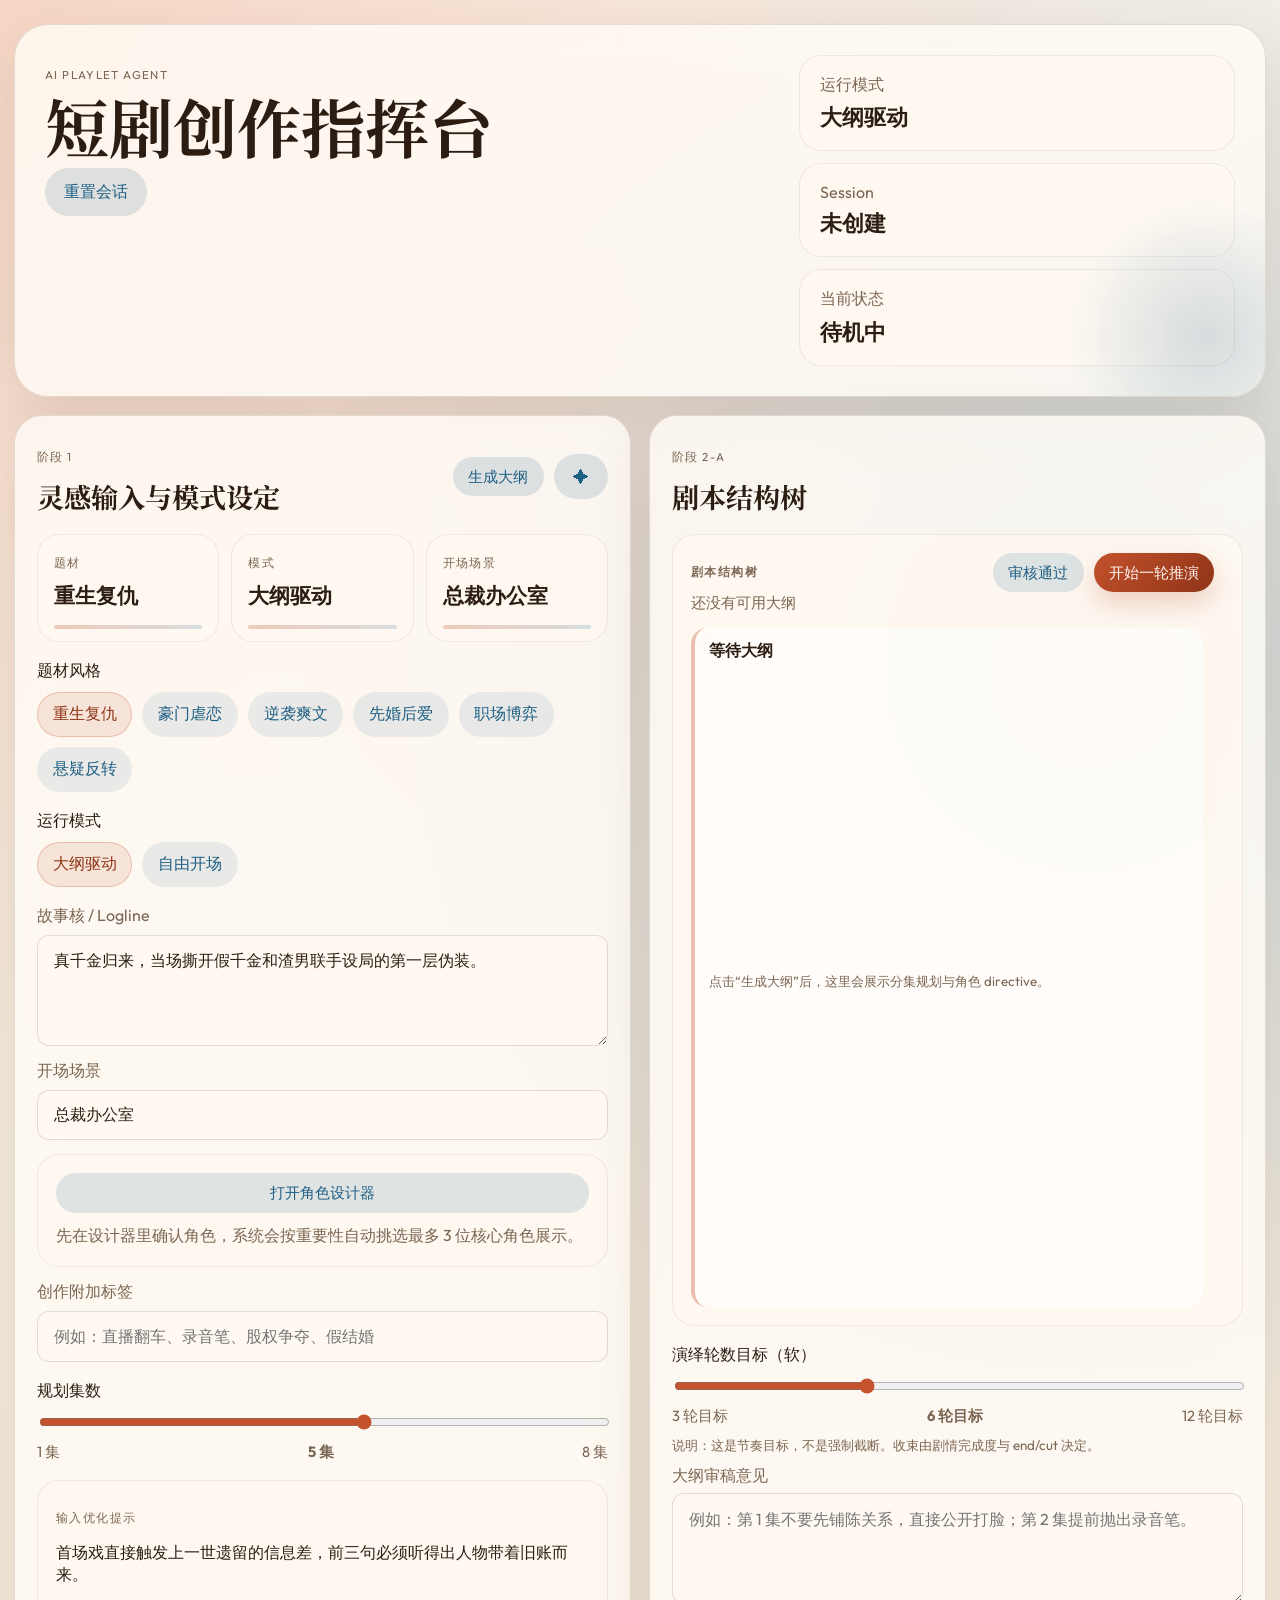
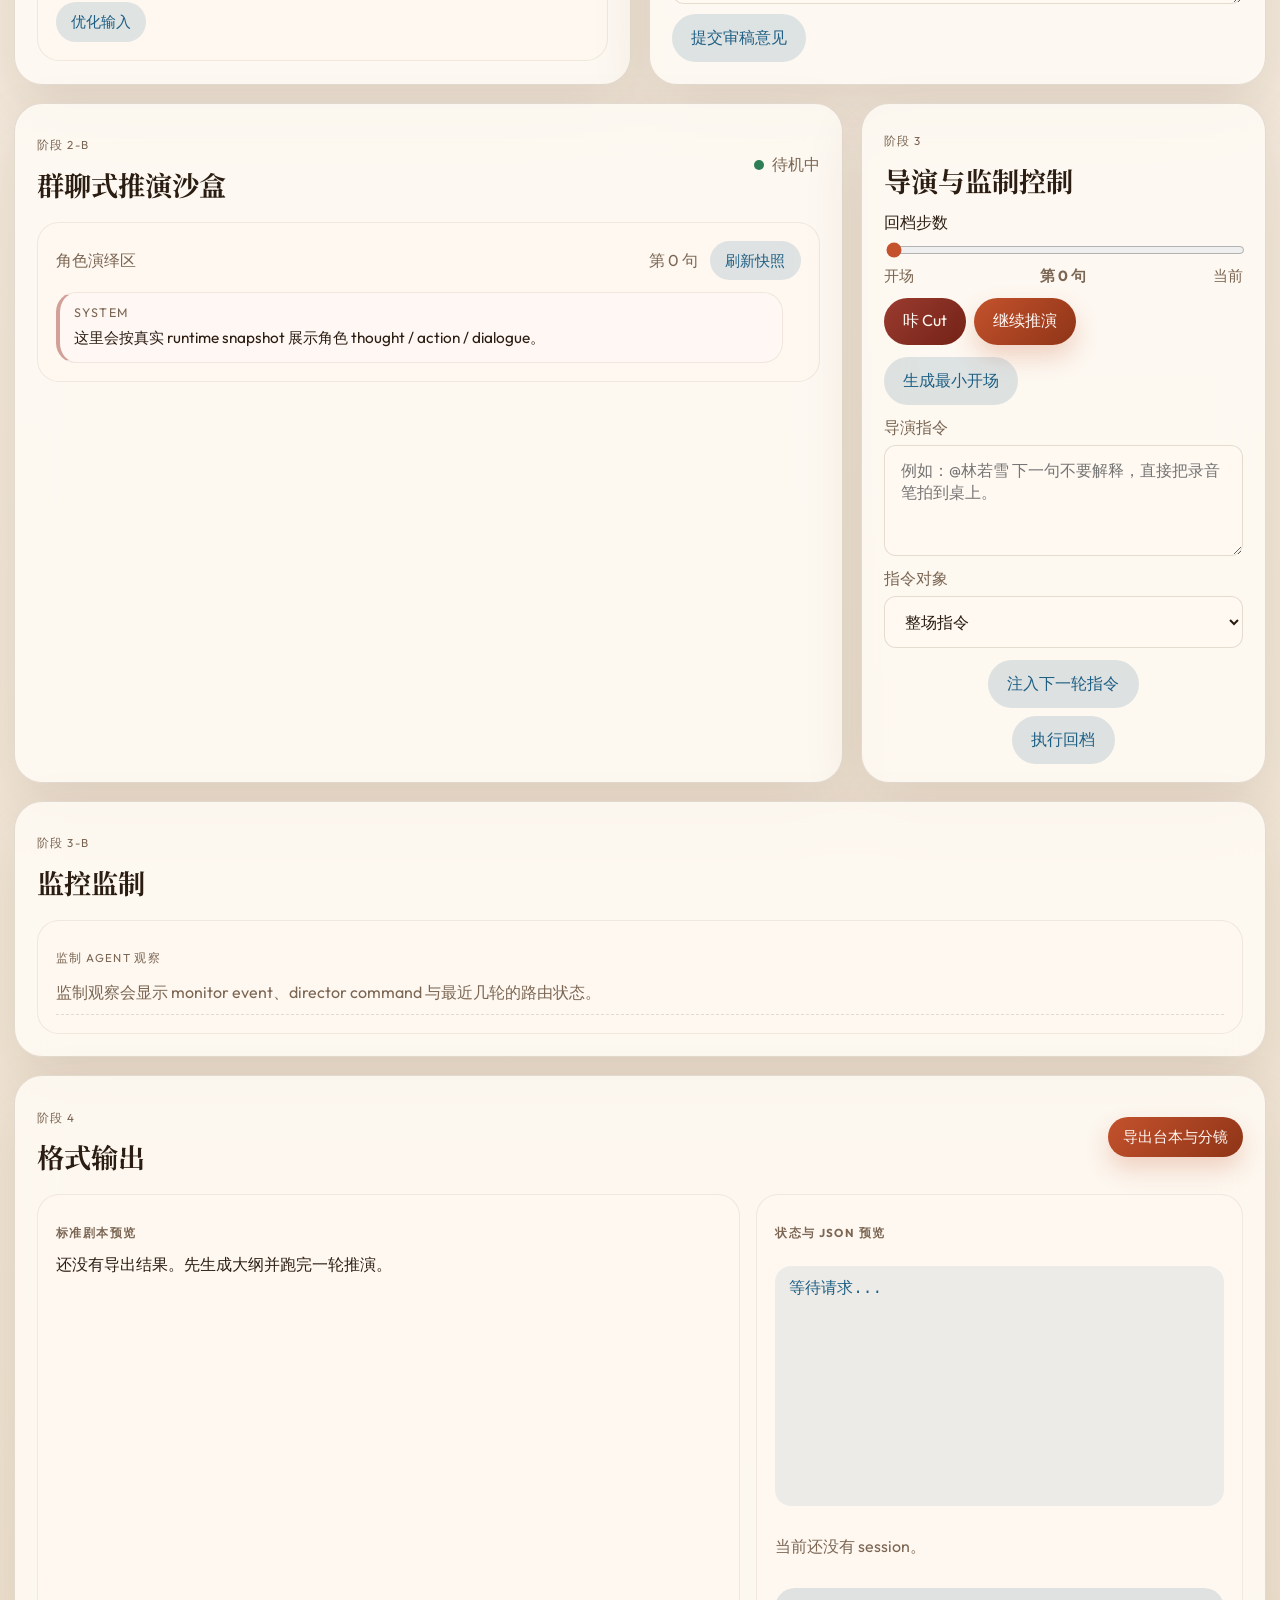
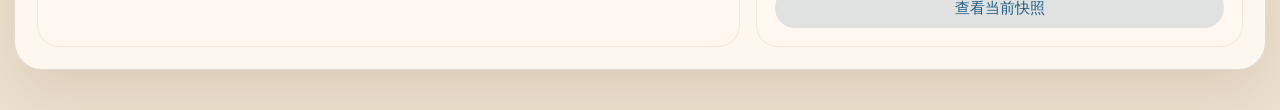
<file: index.html>
<!DOCTYPE html>
<html lang="zh-CN">
<head>
  <meta charset="UTF-8">
  <meta name="viewport" content="width=device-width, initial-scale=1.0">
  <title>AI Playlet Agent Console</title>
  <link rel="preconnect" href="https://fonts.googleapis.com">
  <link rel="preconnect" href="https://fonts.gstatic.com" crossorigin>
  <link href="https://fonts.googleapis.com/css2?family=Noto+Serif+SC:wght@500;700&family=Outfit:wght@400;500;600;700&display=swap" rel="stylesheet">
  <link rel="stylesheet" href="./styles.css">
</head>
<body>
  <div class="page-shell">
    <header class="hero-card">
      <div class="hero-copy">
        <p class="eyebrow">AI Playlet Agent</p>
        <h1>短剧创作指挥台</h1>
        <div class="hero-actions">
          <button class="ghost-btn" id="resetSessionBtn" type="button">重置会话</button>
        </div>
      </div>
      <div class="hero-metrics">
        <article>
          <span>运行模式</span>
          <strong id="modeBadge">大纲驱动</strong>
        </article>
        <article>
          <span>Session</span>
          <strong id="sessionBadge">未创建</strong>
        </article>
        <article>
          <span>当前状态</span>
          <strong id="statusBadge">待机中</strong>
        </article>
      </div>
    </header>

    <main class="workspace-grid">
      <section class="panel inspiration-panel">
        <div class="panel-heading">
          <div>
            <p class="panel-kicker">阶段 1</p>
            <h2>灵感输入与模式设定</h2>
          </div>
          <div class="panel-heading-actions">
            <button class="ghost-btn small" id="generateOutlineBtn" type="button">生成大纲</button>
            <button class="icon-btn" id="randomizeAll" type="button" aria-label="随机刷新灵感">✦</button>
          </div>
        </div>

        <div class="slot-machine">
          <div class="slot-reel">
            <span class="slot-label">题材</span>
            <strong id="genreResult">重生复仇</strong>
          </div>
          <div class="slot-reel">
            <span class="slot-label">模式</span>
            <strong id="runModeResult">大纲驱动</strong>
          </div>
          <div class="slot-reel">
            <span class="slot-label">开场场景</span>
            <strong id="sceneResult">总裁办公室</strong>
          </div>
        </div>

        <div class="chip-block">
          <label>题材风格</label>
          <div class="chip-list" data-field="genre"></div>
        </div>

        <div class="chip-block">
          <label>运行模式</label>
          <div class="chip-list" data-field="runMode"></div>
        </div>

        <div class="field-grid">
          <label>
            故事核 / Logline
            <textarea id="plotInput" rows="4" placeholder="例如：女主重生回签离婚协议当天，决定设局反杀。"></textarea>
          </label>
          <label>
            开场场景
            <input id="sceneInput" type="text" placeholder="例如：总裁办公室 / 夜 / 内">
          </label>
          <section class="role-composer">
            <div class="role-composer-entry">
              <button class="ghost-btn small" id="openRoleDesignerBtn" type="button">打开角色设计器</button>
              <p class="role-entry-hint" id="roleEntryHint">先在设计器里确认角色，系统会按重要性自动挑选最多 3 位核心角色展示。</p>
            </div>
            <div class="role-composer-display hidden" id="roleComposerDisplay">
              <div class="role-composer-head">
                <div>
                  <label class="role-composer-title">核心角色卡</label>
                </div>
              </div>
              <div class="main-role-grid" id="mainRoleCards"></div>
              <p class="role-composer-hint">核心角色展示由角色定位自动决定，完整编辑请在“角色设计器”中进行。</p>
            </div>
          </section>
          <label>
            创作附加标签
            <input id="customTagInput" type="text" placeholder="例如：直播翻车、录音笔、股权争夺、假结婚">
          </label>
        </div>

        <div class="control-group">
          <label for="episodeCount">规划集数</label>
          <input id="episodeCount" type="range" min="1" max="8" value="5">
          <div class="range-meta">
            <span>1 集</span>
            <strong id="episodeCountValue">5 集</strong>
            <span>8 集</span>
          </div>
        </div>

        <div class="prompt-card">
          <div>
            <p class="prompt-title">输入优化提示</p>
            <p id="promptPreview">保持角色欲望清晰，首场戏就抛出正面冲突，给结尾预留一个能钩下一场的硬悬念。</p>
          </div>
          <button class="ghost-btn small" id="optimizeInput" type="button">优化输入</button>
        </div>
      </section>

      <section class="panel outline-panel">
        <div class="panel-heading">
          <div>
            <p class="panel-kicker">阶段 2-A</p>
            <h2>剧本结构树</h2>
          </div>
        </div>

        <aside class="outline-tree">
          <div class="tree-head">
            <div>
              <h3>剧本结构树</h3>
              <p id="outlineStatus">还没有可用大纲</p>
            </div>
            <div class="tree-actions">
              <button class="ghost-btn small" id="approveOutlineBtn" type="button">审核通过</button>
              <button class="primary-btn small" id="startDemo" type="button">开始一轮推演</button>
            </div>
          </div>
          <ul id="outlineTree"></ul>
        </aside>

        <div class="outline-side-controls">
          <div class="control-group">
            <label for="roundLimit">演绎轮数目标（软）</label>
            <input id="roundLimit" type="range" min="3" max="12" value="6">
            <div class="range-meta">
              <span>3 轮目标</span>
              <strong id="roundValue">6 轮目标</strong>
              <span>12 轮目标</span>
            </div>
            <small id="roundHint">说明：这是节奏目标，不是强制截断。收束由剧情完成度与 end/cut 决定。</small>
          </div>

          <label class="director-box">
            大纲审稿意见
            <textarea id="outlineFeedback" rows="4" placeholder="例如：第 1 集不要先铺陈关系，直接公开打脸；第 2 集提前抛出录音笔。"></textarea>
          </label>

          <div class="action-row">
            <button class="ghost-btn" id="reviewOutlineBtn" type="button">提交审稿意见</button>
          </div>
        </div>
      </section>

      <section class="panel sandbox-panel">
        <div class="panel-heading">
          <div>
            <p class="panel-kicker">阶段 2-B</p>
            <h2>群聊式推演沙盒</h2>
          </div>
          <div class="live-state">
            <span class="live-dot"></span>
            <span id="streamStatus">等待创建 session</span>
          </div>
        </div>
        <div class="chat-stage">
          <div class="chat-toolbar">
            <span>角色演绎区</span>
            <div class="toolbar-actions">
              <span id="turnBadge">第 0 句</span>
              <button class="ghost-btn small" id="refreshStageBtn" type="button">刷新快照</button>
            </div>
          </div>
          <div class="chat-feed" id="chatFeed"></div>
        </div>
      </section>

      <section class="panel control-panel">
        <div class="panel-heading">
          <div>
            <p class="panel-kicker">阶段 3</p>
            <h2>导演与监制控制</h2>
          </div>
        </div>

        <div class="control-group">
          <label for="timelineSlider">回档步数</label>
          <input id="timelineSlider" type="range" min="0" max="0" value="0">
          <div class="range-meta">
            <span>开场</span>
            <strong id="timelineValue">第 0 句</strong>
            <span>当前</span>
          </div>
        </div>

        <div class="action-row">
          <button class="warning-btn" id="cutScene" type="button">咔 Cut</button>
          <button class="primary-btn" id="continueScene" type="button">继续推演</button>
          <button class="ghost-btn hidden" id="nextEpisodeBtn" type="button">开始下一集</button>
        </div>

        <div class="action-row">
          <button class="ghost-btn" id="buildFreePlanBtn" type="button">生成最小开场</button>
        </div>

        <label class="director-box">
          导演指令
          <textarea id="directorCommand" rows="4" placeholder="例如：@林若雪 下一句不要解释，直接把录音笔拍到桌上。"></textarea>
        </label>

        <label class="director-box">
          指令对象
          <select id="targetRole"></select>
        </label>

        <div class="action-row stack">
          <button class="ghost-btn" id="sendDirective" type="button">注入下一轮指令</button>
          <button class="ghost-btn" id="rollbackBtn" type="button">执行回档</button>
        </div>

      </section>

      <section class="panel monitor-panel">
        <div class="panel-heading">
          <div>
            <p class="panel-kicker">阶段 3-B</p>
            <h2>监控监制</h2>
          </div>
        </div>
        <div class="monitor-card">
          <p class="prompt-title">监制 Agent 观察</p>
          <ul id="monitorFeed"></ul>
        </div>
      </section>

      <section class="panel output-panel">
        <div class="panel-heading">
          <div>
            <p class="panel-kicker">阶段 4</p>
            <h2>格式输出</h2>
          </div>
          <button class="primary-btn small" id="formatScript" type="button">导出台本与分镜</button>
        </div>

        <div class="output-layout">
          <article class="script-preview">
            <h3>标准剧本预览</h3>
            <pre id="scriptOutput"></pre>
          </article>
          <article class="api-card">
            <h3>状态与 JSON 预览</h3>
            <code id="apiSnippet">等待请求...</code>
            <p id="apiHint">
              当前 UI 会显示最后一次关键请求的返回结果，你可以直接用它来检查 session、outline、runtime snapshot 与导出物。
            </p>
            <button class="ghost-btn small" id="previewStateBtn" type="button">查看当前快照</button>
          </article>
        </div>
      </section>
    </main>
  </div>

  <template id="messageTemplate">
    <article class="chat-message">
      <div class="message-role"></div>
      <div class="message-body"></div>
    </article>
  </template>

  <div class="modal-shell hidden" id="roleDesignerModal" aria-hidden="true">
    <div class="modal-backdrop" data-close-role-modal="true"></div>
    <section class="modal-card" role="dialog" aria-modal="true" aria-labelledby="roleDesignerTitle">
      <div class="modal-head">
        <div>
          <p class="panel-kicker">角色设计器</p>
          <h2 id="roleDesignerTitle">自定义角色信息与数量</h2>
          <p id="roleDesignerStats">你可以为主角和配角加载模板、修改名字与信息，并决定角色数量。</p>
        </div>
        <button class="icon-btn" id="closeRoleDesignerBtn" type="button" aria-label="关闭角色设计器">×</button>
      </div>

      <div class="role-designer-toolbar">
        <label>
          角色模板
          <select id="rolePresetSelect"></select>
        </label>
        <div class="action-row">
          <button class="ghost-btn small" id="addPresetRoleBtn" type="button">添加模板角色</button>
          <button class="primary-btn small" id="addCustomRoleBtn" type="button">新增自定义角色</button>
        </div>
      </div>

      <div class="role-designer-list" id="roleDesignerList"></div>
    </section>
  </div>

  <script src="./app.js"></script>
</body>
</html>
</file>
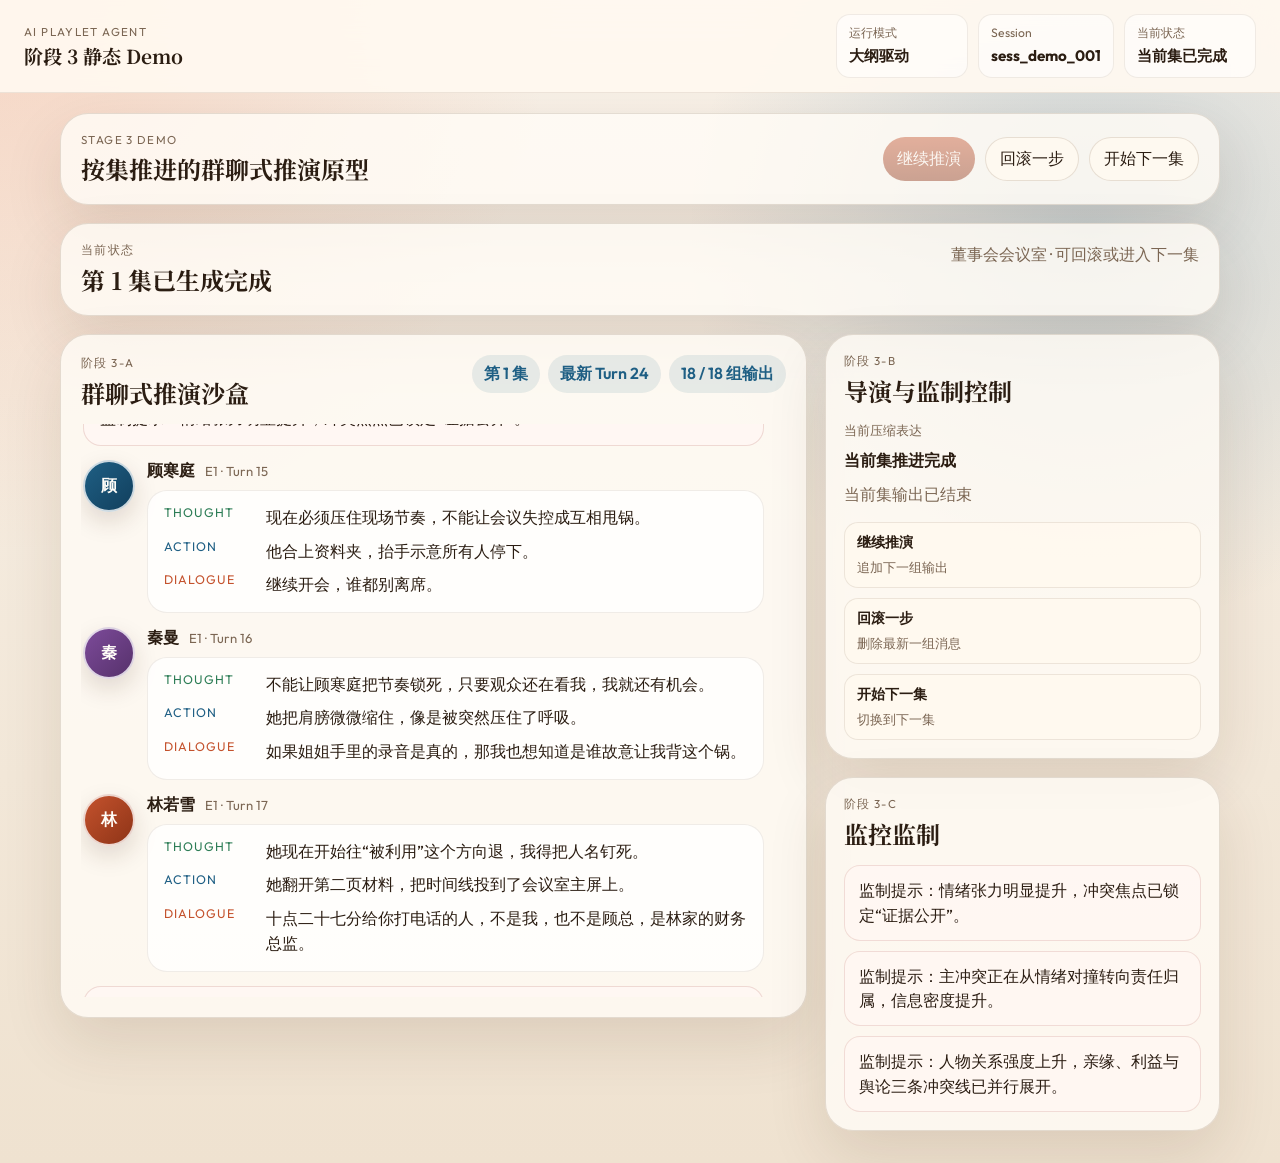
<file: demo/index.html>
<!DOCTYPE html>
<html lang="zh-CN">
<head>
  <meta charset="UTF-8">
  <meta name="viewport" content="width=device-width, initial-scale=1.0">
  <title>Stage 3 Static Demo</title>
  <link rel="preconnect" href="https://fonts.googleapis.com">
  <link rel="preconnect" href="https://fonts.gstatic.com" crossorigin>
  <link href="https://fonts.googleapis.com/css2?family=Noto+Serif+SC:wght@500;700&family=Outfit:wght@400;500;600;700&display=swap" rel="stylesheet">
  <link rel="stylesheet" href="./styles.css">
</head>
<body>
  <header class="status-bar">
    <div class="status-brand">
      <p class="eyebrow">AI Playlet Agent</p>
      <h1>阶段 3 静态 Demo</h1>
    </div>
    <div class="status-meta">
      <article>
        <span>运行模式</span>
        <strong id="statusMode">大纲驱动</strong>
      </article>
      <article>
        <span>Session</span>
        <strong id="statusSession">sess_demo_001</strong>
      </article>
      <article>
        <span>当前状态</span>
        <strong id="statusState">等待推演</strong>
      </article>
    </div>
  </header>

  <main class="page-shell">
    <section class="demo-toolbar">
      <div>
        <p class="panel-kicker">Stage 3 Demo</p>
        <h2>按集推进的群聊式推演原型</h2>
      </div>
      <div class="preset-actions">
        <button class="primary-btn" id="continueBtn" type="button">继续推演</button>
        <button class="ghost-btn" id="rollbackStepBtn" type="button">回滚一步</button>
        <button class="ghost-btn" id="nextEpisodeActionBtn" type="button">开始下一集</button>
      </div>
    </section>

    <section class="scene-brief">
      <div>
        <p class="panel-kicker">当前状态</p>
        <h2 id="sceneTitle">第 1 集尚未开始生成</h2>
      </div>
      <p id="sceneDescription">准备开始当前集推演</p>
    </section>

    <section class="workspace-grid">
      <section class="chat-panel">
        <div class="chat-panel-head">
          <div>
            <p class="panel-kicker">阶段 3-A</p>
            <h2>群聊式推演沙盒</h2>
          </div>
          <div class="chat-panel-meta chat-panel-meta-main">
            <span class="meta-pill" id="episodeChip">第 1 集</span>
            <span class="meta-pill" id="turnChip">最新 Turn 0</span>
            <span class="meta-pill" id="progressChip">0 / 4 组输出</span>
          </div>
        </div>

        <div class="chat-feed" id="chatFeed" aria-live="polite"></div>
      </section>

      <aside class="side-rail">
        <section class="side-card">
          <div class="side-card-head">
            <div>
              <p class="panel-kicker">阶段 3-B</p>
              <h2>导演与监制控制</h2>
            </div>
          </div>
          <div class="control-summary">
            <p class="summary-label">当前压缩表达</p>
            <p class="summary-value" id="controlStateTitle">当前集尚未开始推进</p>
            <p class="summary-copy" id="controlStateDescription">等待推演动作</p>
          </div>
          <div class="control-actions" id="controlActions"></div>
        </section>

        <section class="side-card">
          <div class="side-card-head">
            <div>
              <p class="panel-kicker">阶段 3-C</p>
              <h2>监控监制</h2>
            </div>
          </div>
          <ul class="monitor-list" id="monitorList"></ul>
        </section>
      </aside>
    </section>
  </main>

  <div class="modal-shell hidden" id="roleCardShell" aria-hidden="true">
    <div class="modal-backdrop" data-close="role-card"></div>
    <section class="modal-card role-card-modal" role="dialog" aria-modal="true" aria-labelledby="roleCardTitle">
      <div class="modal-head">
        <div>
          <p class="panel-kicker">角色卡</p>
          <h2 id="roleCardTitle">角色详情</h2>
        </div>
        <button class="icon-btn" id="closeRoleCardBtn" type="button" aria-label="关闭角色卡">✕</button>
      </div>

      <div class="role-card-hero">
        <div class="role-avatar-large" id="roleCardAvatar" aria-hidden="true"></div>
        <div class="role-card-copy">
          <h3 id="roleCardName"></h3>
          <p class="role-card-identity" id="roleCardIdentity"></p>
          <p class="role-card-summary" id="roleCardSummary"></p>
        </div>
      </div>

      <section class="role-card-section">
        <div class="section-head">
          <h3>角色标签</h3>
        </div>
        <div class="tag-block">
          <p class="tag-group-title">静态标签</p>
          <div class="tag-list" id="staticTagList"></div>
        </div>
        <div class="tag-block">
          <p class="tag-group-title">动态标签</p>
          <div class="tag-list" id="dynamicTagList"></div>
        </div>
      </section>

      <section class="role-card-section">
        <div class="section-head">
          <div>
            <h3>当前集前几轮记录</h3>
            <p id="recentRecordsHint">默认展示最近 5 条</p>
          </div>
          <div class="section-actions">
            <button class="ghost-btn small" id="expandRecentBtn" type="button">展开更多</button>
            <button class="primary-btn small" id="openHistoryBtn" type="button">聊天记录</button>
          </div>
        </div>
        <div class="record-list" id="recentRecordList"></div>
      </section>
    </section>
  </div>

  <div class="modal-shell hidden" id="historyShell" aria-hidden="true">
    <div class="modal-backdrop" data-close="history"></div>
    <section class="modal-card history-modal" role="dialog" aria-modal="true" aria-labelledby="historyTitle">
      <div class="modal-head">
        <div>
          <p class="panel-kicker">聊天记录</p>
          <h2 id="historyTitle">完整历史会话</h2>
          <p class="history-subtitle" id="historySubtitle"></p>
        </div>
        <div class="modal-head-actions">
          <button class="ghost-btn small" id="backToRoleCardBtn" type="button">返回角色卡</button>
          <button class="icon-btn" id="closeHistoryBtn" type="button" aria-label="关闭聊天记录">✕</button>
        </div>
      </div>

      <div class="history-toolbar">
        <label class="search-box">
          <span>关键词搜索</span>
          <input id="historySearchInput" type="text" placeholder="搜索 thought / action / dialogue 内容">
        </label>
        <div class="kind-filter" id="kindFilter"></div>
      </div>

      <div class="history-groups" id="historyGroups"></div>
    </section>
  </div>

  <script src="./app.js"></script>
</body>
</html>
</file>
<file: styles.css>
:root {
  color-scheme: light;
  --bg: #f5efe5;
  --bg-glow:
    radial-gradient(circle at top left, rgba(240, 120, 74, 0.22), transparent 32%),
    radial-gradient(circle at 85% 20%, rgba(27, 99, 146, 0.2), transparent 28%),
    linear-gradient(180deg, #f8f1e8 0%, #efe2d0 100%);
  --panel: rgba(255, 252, 246, 0.82);
  --panel-strong: #fff9f0;
  --border: rgba(111, 82, 56, 0.18);
  --text: #2b1d12;
  --muted: #7b6653;
  --accent: #c4522d;
  --accent-deep: #8e3417;
  --accent-soft: rgba(196, 82, 45, 0.12);
  --secondary: #1f5f84;
  --secondary-soft: rgba(31, 95, 132, 0.14);
  --success: #2d7d56;
  --warning: #9b3b2f;
  --shadow: 0 24px 60px rgba(71, 42, 20, 0.12);
  --radius-xl: 28px;
  --radius-lg: 22px;
  --radius-md: 16px;
  --radius-sm: 12px;
}

* {
  box-sizing: border-box;
}

body {
  margin: 0;
  min-height: 100vh;
  font-family: "Outfit", "HarmonyOS Sans SC", "PingFang SC", sans-serif;
  background: var(--bg-glow);
  color: var(--text);
}

button,
input,
textarea,
select {
  font: inherit;
}

button {
  border: 0;
  cursor: pointer;
}

.hidden {
  display: none !important;
}

textarea,
input[type="text"],
select {
  width: 100%;
  border: 1px solid var(--border);
  border-radius: var(--radius-sm);
  background: rgba(255, 250, 241, 0.92);
  padding: 0.9rem 1rem;
  color: var(--text);
  resize: vertical;
  transition: border-color 160ms ease, box-shadow 160ms ease, transform 160ms ease;
}

textarea:focus,
input[type="text"]:focus,
select:focus {
  outline: none;
  border-color: rgba(196, 82, 45, 0.45);
  box-shadow: 0 0 0 4px rgba(196, 82, 45, 0.08);
  transform: translateY(-1px);
}

.page-shell {
  width: min(1580px, calc(100% - 28px));
  margin: 24px auto 40px;
}

.hero-card,
.panel {
  backdrop-filter: blur(20px);
  background: var(--panel);
  border: 1px solid var(--border);
  box-shadow: var(--shadow);
}

.hero-card {
  border-radius: 34px;
  padding: 30px;
  display: grid;
  grid-template-columns: 1.5fr 0.9fr;
  gap: 28px;
  position: relative;
  overflow: hidden;
}

.hero-card::after {
  content: "";
  position: absolute;
  inset: auto -90px -90px auto;
  width: 300px;
  height: 300px;
  background: radial-gradient(circle, rgba(31, 95, 132, 0.18), transparent 65%);
}

.eyebrow,
.panel-kicker,
.slot-label,
.prompt-title,
.script-preview h3,
.api-card h3,
.outline-tree h3 {
  text-transform: uppercase;
  letter-spacing: 0.12em;
  font-size: 0.72rem;
  color: var(--muted);
}

.hero-copy h1,
.panel-heading h2 {
  margin: 0;
  font-family: "Noto Serif SC", serif;
}

.hero-copy h1 {
  font-size: clamp(2.4rem, 5vw, 4.6rem);
  line-height: 1.02;
  margin-top: 0.2rem;
}

.hero-actions,
.action-row,
.toolbar-actions {
  display: flex;
  gap: 12px;
  flex-wrap: wrap;
  align-items: center;
}

.hero-actions {
  margin-top: 10px;
}

.hero-metrics {
  display: grid;
  gap: 12px;
  align-content: start;
}

.hero-metrics article,
.prompt-card,
.monitor-card,
.api-card,
.script-preview,
.slot-reel,
.outline-tree,
.chat-stage {
  background: rgba(255, 249, 240, 0.74);
  border: 1px solid rgba(111, 82, 56, 0.1);
  border-radius: var(--radius-lg);
}

.hero-metrics article {
  padding: 18px 20px;
}

.hero-metrics span,
.range-meta span,
.range-meta strong,
.monitor-card li,
.api-card p,
.chat-toolbar,
.tree-head p {
  color: var(--muted);
}

#roundHint {
  color: var(--muted);
  font-size: 0.84rem;
  line-height: 1.45;
}

.hero-metrics strong {
  display: block;
  margin-top: 0.45rem;
  font-size: 1.35rem;
  color: var(--text);
  word-break: break-all;
}

.workspace-grid {
  display: grid;
  grid-template-columns: repeat(6, minmax(0, 1fr));
  gap: 18px;
  margin-top: 18px;
}

.panel {
  border-radius: var(--radius-xl);
  padding: 22px;
}

.inspiration-panel,
.outline-panel,
.control-panel,
.monitor-panel {
  display: grid;
  align-content: start;
  gap: 18px;
}

.sandbox-panel,
.output-panel {
  display: grid;
  gap: 18px;
}

.inspiration-panel {
  grid-column: 1 / 4;
  align-self: stretch;
}

.outline-panel {
  grid-column: 4 / 7;
  align-self: stretch;
  overflow: hidden;
  grid-template-rows: auto minmax(0, 1fr) auto;
  min-height: 0;
}

.sandbox-panel {
  grid-column: 1 / 5;
  align-content: start;
  align-self: stretch;
}

.control-panel {
  grid-column: 5 / 7;
  align-content: start;
  align-self: stretch;
  gap: 12px;
  padding-top: 18px;
  padding-bottom: 18px;
}

.output-panel {
  grid-column: 1 / 7;
}

.monitor-panel {
  grid-column: 1 / 7;
}

.panel-heading {
  display: flex;
  justify-content: space-between;
  align-items: center;
  gap: 16px;
}

.panel-heading-actions,
.tree-actions {
  display: inline-flex;
  align-items: center;
  gap: 10px;
}

.tree-actions {
  margin-right: 10px;
}

.panel-heading h2 {
  font-size: 1.7rem;
}

.panel-heading-actions,
.tree-actions {
  display: inline-flex;
  align-items: center;
  gap: 10px;
}

.tree-actions {
  margin-right: 10px;
}

.primary-btn,
.ghost-btn,
.warning-btn,
.icon-btn {
  border-radius: 999px;
  padding: 0.8rem 1.2rem;
  transition: transform 160ms ease, box-shadow 160ms ease, background 160ms ease, opacity 160ms ease;
}

.primary-btn {
  color: #fff7f2;
  background: linear-gradient(135deg, var(--accent) 0%, var(--accent-deep) 100%);
  box-shadow: 0 12px 24px rgba(196, 82, 45, 0.24);
}

.ghost-btn,
.icon-btn {
  color: var(--secondary);
  background: var(--secondary-soft);
}

.warning-btn {
  color: #fff7f0;
  background: linear-gradient(135deg, var(--warning) 0%, #732217 100%);
}

.small {
  padding: 0.62rem 0.95rem;
  font-size: 0.92rem;
}

.primary-btn:hover,
.ghost-btn:hover,
.warning-btn:hover,
.icon-btn:hover {
  transform: translateY(-2px);
}

.primary-btn:disabled,
.ghost-btn:disabled,
.warning-btn:disabled,
.icon-btn:disabled {
  opacity: 0.55;
  cursor: not-allowed;
  transform: none;
}

.slot-machine {
  display: grid;
  grid-template-columns: repeat(3, 1fr);
  gap: 12px;
}

.slot-reel {
  padding: 16px;
  min-height: 108px;
  position: relative;
  overflow: hidden;
}

.slot-reel strong {
  display: block;
  font-size: 1.3rem;
  margin-top: 0.75rem;
  line-height: 1.2;
}

.slot-reel::after {
  content: "";
  position: absolute;
  inset: auto 16px 12px;
  height: 4px;
  border-radius: 999px;
  background: linear-gradient(90deg, rgba(196, 82, 45, 0.28), rgba(31, 95, 132, 0.18));
}

.chip-block,
.control-group {
  display: grid;
  gap: 10px;
}

.chip-list {
  display: flex;
  gap: 10px;
  flex-wrap: wrap;
}

.chip {
  border-radius: 999px;
  padding: 0.66rem 0.92rem;
  color: var(--secondary);
  background: rgba(31, 95, 132, 0.09);
  border: 1px solid transparent;
}

.chip.active {
  color: var(--accent-deep);
  background: rgba(196, 82, 45, 0.12);
  border-color: rgba(196, 82, 45, 0.26);
}

.field-grid {
  display: grid;
  gap: 14px;
}

.role-composer {
  display: grid;
  gap: 14px;
  padding: 18px;
  border-radius: var(--radius-lg);
  background: rgba(255, 249, 240, 0.74);
  border: 1px solid rgba(111, 82, 56, 0.1);
  position: relative;
  z-index: 2;
}

.role-composer-entry,
.role-composer-display {
  display: grid;
  gap: 10px;
  position: relative;
  z-index: 3;
}

#openRoleDesignerBtn {
  position: relative;
  z-index: 4;
  pointer-events: auto;
}

.role-entry-hint {
  margin: 0;
  color: var(--muted);
  line-height: 1.55;
}

.role-composer-hint {
  margin: 0;
  color: var(--muted);
  font-size: 0.84rem;
  line-height: 1.5;
}

.role-composer-head {
  display: flex;
  align-items: start;
  justify-content: space-between;
  gap: 12px;
}

.role-composer-title {
  display: block;
  color: var(--text);
  margin-bottom: 2px;
  font-family: "Noto Serif SC", serif;
  font-size: 1.2rem;
  font-weight: 700;
  letter-spacing: 0.04em;
}

#roleDesignerStats {
  margin: 0;
  color: var(--muted);
  line-height: 1.55;
}

.main-role-grid {
  display: grid;
  grid-template-columns: repeat(3, minmax(0, 1fr));
  gap: 12px;
}

.role-card {
  display: grid;
  gap: 10px;
  padding: 16px;
  border-radius: var(--radius-md);
  border: 1px solid rgba(111, 82, 56, 0.12);
  background: rgba(255, 255, 255, 0.62);
}

.role-summary-preview,
.role-template-hint,
.role-position-note {
  margin: 0;
  color: var(--muted);
  line-height: 1.55;
}

.role-summary-preview {
  font-size: 0.94rem;
}

.role-template-hint,
.role-position-note {
  font-size: 0.85rem;
}

.main-role-empty {
  grid-column: 1 / -1;
  padding: 16px;
  border-radius: var(--radius-md);
  background: rgba(255, 255, 255, 0.58);
  border: 1px dashed rgba(111, 82, 56, 0.18);
  color: var(--muted);
}

.role-card-head {
  display: flex;
  align-items: center;
  justify-content: space-between;
  gap: 12px;
  flex-wrap: wrap;
}

.role-card-topline {
  display: flex;
  align-items: center;
  justify-content: space-between;
  gap: 10px;
  flex-wrap: wrap;
}

.role-card-title-block {
  min-width: 0;
  flex: 1;
}

.role-card-name {
  font-size: 2rem;
  line-height: 1.15;
  letter-spacing: 0.02em;
  white-space: nowrap;
  word-break: keep-all;
}

.role-position-pill {
  display: inline-flex;
  align-items: center;
  padding: 0.36rem 0.72rem;
  border-radius: 999px;
  background: rgba(31, 95, 132, 0.1);
  color: var(--secondary);
  font-size: 0.82rem;
  white-space: nowrap;
}

.role-card-head h3,
.role-editor-head h3,
.modal-head h2 {
  margin: 0;
  font-family: "Noto Serif SC", serif;
}

.role-card-head p,
.role-editor-head p,
.modal-head p {
  margin: 6px 0 0;
  color: var(--muted);
}

.role-badge {
  align-self: start;
  padding: 0.38rem 0.72rem;
  border-radius: 999px;
  background: rgba(196, 82, 45, 0.12);
  color: var(--accent-deep);
  font-size: 0.78rem;
  white-space: nowrap;
}

.modal-shell {
  position: fixed;
  inset: 0;
  z-index: 30;
  display: grid;
  place-items: center;
  padding: 18px;
}

.modal-backdrop {
  position: absolute;
  inset: 0;
  background: rgba(43, 29, 18, 0.36);
  backdrop-filter: blur(6px);
}

.modal-card {
  position: relative;
  width: min(1120px, 100%);
  max-height: calc(100vh - 36px);
  overflow: auto;
  padding: 22px;
  border-radius: 30px;
  background: var(--panel-strong);
  border: 1px solid rgba(111, 82, 56, 0.14);
  box-shadow: var(--shadow);
  display: grid;
  gap: 18px;
}

.modal-head,
.role-designer-toolbar,
.role-editor-head {
  display: flex;
  align-items: start;
  justify-content: space-between;
  gap: 14px;
}

.role-designer-toolbar {
  padding: 14px 16px;
  border-radius: var(--radius-lg);
  background: rgba(31, 95, 132, 0.07);
  border: 1px solid rgba(31, 95, 132, 0.1);
}

.role-designer-toolbar label {
  min-width: 220px;
}

.role-designer-list {
  display: grid;
  gap: 14px;
}

.role-editor {
  display: grid;
  gap: 14px;
  padding: 18px;
  border-radius: var(--radius-lg);
  background: rgba(255, 255, 255, 0.72);
  border: 1px solid rgba(111, 82, 56, 0.12);
}

.role-editor-grid {
  display: grid;
  grid-template-columns: repeat(3, minmax(0, 1fr));
  gap: 12px;
}

.role-editor-span {
  grid-column: span 3;
}

.danger-btn {
  border-radius: 999px;
  padding: 0.72rem 1rem;
  color: #fff7f0;
  background: linear-gradient(135deg, #a44c3a 0%, #7f2a1f 100%);
}

.danger-btn:hover {
  transform: translateY(-2px);
}

select option:disabled {
  color: #a79a8d;
}

body.modal-open {
  overflow: hidden;
}

.field-grid label,
.director-box {
  display: grid;
  gap: 8px;
  color: var(--muted);
}

.prompt-card,
.monitor-card,
.api-card,
.script-preview,
.outline-tree,
.chat-stage {
  padding: 18px;
}

.outline-panel .outline-tree {
  display: grid;
  grid-template-rows: auto minmax(0, 1fr);
  height: 100%;
  min-height: 0;
  overflow: hidden;
}

.outline-side-controls {
  display: grid;
  align-content: start;
  gap: 10px;
}

.outline-side-controls .director-box {
  gap: 6px;
}

.outline-side-controls .director-box textarea {
  min-height: 92px;
}

.outline-side-controls .action-row {
  justify-content: flex-start;
}

.tree-head {
  display: flex;
  align-items: start;
  justify-content: space-between;
  gap: 12px;
}

.tree-head p {
  margin: 8px 0 0;
  font-size: 0.92rem;
  line-height: 1.5;
}

.outline-tree ul,
.monitor-card ul {
  list-style: none;
  margin: 14px 0 0;
  padding: 0;
  display: grid;
  gap: 12px;
}

.outline-tree ul {
  overflow: auto;
  min-height: 0;
  padding-right: 6px;
  scrollbar-gutter: stable;
}

.outline-tree li {
  padding: 12px 14px;
  background: rgba(255, 255, 255, 0.56);
  border-radius: var(--radius-md);
  border-left: 4px solid rgba(196, 82, 45, 0.35);
  display: grid;
  gap: 6px;
}

.outline-tree small {
  display: block;
  color: var(--muted);
  line-height: 1.55;
}

.chat-stage {
  display: grid;
  grid-template-rows: auto auto;
  min-height: 0;
  min-width: 0;
  height: auto;
  overflow: hidden;
}

.chat-toolbar {
  display: flex;
  justify-content: space-between;
  align-items: center;
  margin-bottom: 12px;
}

.chat-feed {
  display: grid;
  align-content: start;
  gap: 8px;
  overflow: auto;
  min-height: 0;
  max-height: 540px;
  padding-right: 8px;
  scrollbar-gutter: stable;
  overscroll-behavior: contain;
  scrollbar-width: thin;
  scrollbar-color: rgba(196, 82, 45, 0.65) rgba(31, 95, 132, 0.08);
}

.chat-feed::-webkit-scrollbar {
  width: 10px;
}

.chat-feed::-webkit-scrollbar-track {
  background: rgba(31, 95, 132, 0.08);
  border-radius: 999px;
}

.chat-feed::-webkit-scrollbar-thumb {
  background: linear-gradient(180deg, rgba(196, 82, 45, 0.75), rgba(142, 52, 23, 0.82));
  border-radius: 999px;
  border: 2px solid rgba(255, 249, 240, 0.74);
}

.chat-message {
  display: grid;
  gap: 6px;
  padding: 12px 14px;
  border-radius: 20px;
  background: rgba(255, 255, 255, 0.72);
  border: 1px solid rgba(111, 82, 56, 0.1);
  transform-origin: left center;
  animation: pop-in 320ms ease;
}

.chat-message.action {
  border-left: 4px solid rgba(31, 95, 132, 0.45);
}

.chat-message.dialogue {
  border-left: 4px solid rgba(196, 82, 45, 0.42);
}

.chat-message.thought {
  border-left: 4px solid rgba(45, 125, 86, 0.4);
}

.chat-message.monitor,
.chat-message.director,
.chat-message.system {
  border-left: 4px solid rgba(155, 59, 47, 0.46);
  background: rgba(255, 247, 243, 0.9);
}

.message-role {
  font-size: 0.78rem;
  letter-spacing: 0.12em;
  text-transform: uppercase;
  color: var(--muted);
}

.message-body {
  line-height: 1.55;
  font-size: 0.96rem;
  white-space: pre-wrap;
  overflow-wrap: anywhere;
}

.message-body.compact {
  display: grid;
  gap: 4px;
}

.compound-line {
  display: grid;
  grid-template-columns: 136px 1fr;
  gap: 8px;
  align-items: start;
}

.compound-label {
  color: var(--muted);
  font-size: 0.76rem;
  letter-spacing: 0.08em;
  text-transform: uppercase;
  white-space: nowrap;
  padding-right: 6px;
}

.compound-text {
  white-space: pre-wrap;
  overflow-wrap: anywhere;
}

.live-state {
  display: inline-flex;
  align-items: center;
  gap: 8px;
  color: var(--muted);
}

.live-dot {
  width: 10px;
  height: 10px;
  border-radius: 50%;
  background: var(--success);
  box-shadow: 0 0 0 0 rgba(45, 125, 86, 0.45);
  animation: pulse 1.8s infinite;
}

input[type="range"] {
  width: 100%;
  accent-color: var(--accent);
}

.range-meta {
  display: flex;
  justify-content: space-between;
  align-items: center;
  font-size: 0.92rem;
}

.stack {
  flex-direction: column;
}

.control-panel .control-group,
.control-panel .director-box {
  gap: 6px;
}

.control-panel .action-row {
  gap: 8px;
}

.control-panel .director-box textarea {
  min-height: 88px;
}

.control-panel .monitor-card {
  padding: 14px;
}

.monitor-card li {
  padding-bottom: 10px;
  border-bottom: 1px dashed rgba(111, 82, 56, 0.18);
  line-height: 1.5;
}

.output-layout {
  display: grid;
  grid-template-columns: 1.3fr 0.9fr;
  gap: 16px;
}

.script-preview pre,
.api-card code {
  display: block;
  white-space: pre-wrap;
  word-break: break-word;
  font-family: "IBM Plex Mono", "Consolas", monospace;
}

.script-preview pre {
  max-height: 420px;
  overflow: auto;
  margin: 0;
  line-height: 1.8;
}

.api-card {
  display: grid;
  gap: 14px;
  align-content: start;
}

.api-card code {
  padding: 12px 14px;
  border-radius: var(--radius-md);
  background: rgba(31, 95, 132, 0.08);
  color: var(--secondary);
  min-height: 240px;
  max-height: 420px;
  overflow: auto;
}

@keyframes pulse {
  0% {
    box-shadow: 0 0 0 0 rgba(45, 125, 86, 0.45);
  }
  70% {
    box-shadow: 0 0 0 10px rgba(45, 125, 86, 0);
  }
  100% {
    box-shadow: 0 0 0 0 rgba(45, 125, 86, 0);
  }
}

@keyframes pop-in {
  from {
    opacity: 0;
    transform: translateY(8px) scale(0.98);
  }
  to {
    opacity: 1;
    transform: translateY(0) scale(1);
  }
}

@media (max-width: 1220px) {
  .workspace-grid {
    grid-template-columns: 1fr;
  }

  .main-role-grid,
  .role-editor-grid {
    grid-template-columns: 1fr;
  }

  .role-editor-span {
    grid-column: span 1;
  }

  .inspiration-panel,
  .outline-panel,
  .sandbox-panel,
  .control-panel,
  .monitor-panel,
  .output-panel {
    grid-column: 1 / 2;
  }

  .hero-card,
  .output-layout {
    grid-template-columns: 1fr;
  }

  .role-card-name {
    font-size: 1.6rem;
  }
}

@media (max-width: 720px) {
  .page-shell {
    width: min(100% - 20px, 100%);
    margin: 10px auto 24px;
  }

  .hero-card,
  .panel {
    padding: 18px;
    border-radius: 24px;
  }

  .slot-machine {
    grid-template-columns: 1fr;
  }

  .role-card-name {
    font-size: 1.32rem;
    white-space: normal;
  }

  .role-composer-head,
  .role-composer-entry,
  .modal-head,
  .role-designer-toolbar,
  .panel-heading,
  .tree-head,
  .chat-toolbar,
  .range-meta {
    align-items: start;
    flex-direction: column;
  }
}
</file>
<file: demo/styles.css>
:root {
  color-scheme: light;
  --bg: #f5efe5;
  --bg-glow:
    radial-gradient(circle at top left, rgba(240, 120, 74, 0.22), transparent 32%),
    radial-gradient(circle at 85% 20%, rgba(27, 99, 146, 0.2), transparent 28%),
    linear-gradient(180deg, #f8f1e8 0%, #efe2d0 100%);
  --panel: rgba(255, 252, 246, 0.82);
  --panel-strong: #fff9f0;
  --border: rgba(111, 82, 56, 0.18);
  --text: #2b1d12;
  --muted: #7b6653;
  --accent: #c4522d;
  --accent-deep: #8e3417;
  --accent-soft: rgba(196, 82, 45, 0.12);
  --secondary: #1f5f84;
  --secondary-soft: rgba(31, 95, 132, 0.14);
  --success: #2d7d56;
  --warning: #9b3b2f;
  --shadow: 0 24px 60px rgba(71, 42, 20, 0.12);
  --radius-xl: 28px;
  --radius-lg: 22px;
  --radius-md: 16px;
  --radius-sm: 12px;
}

* {
  box-sizing: border-box;
}

body {
  margin: 0;
  min-height: 100vh;
  font-family: "Outfit", "HarmonyOS Sans SC", "PingFang SC", sans-serif;
  background: var(--bg-glow);
  color: var(--text);
}

button,
input {
  font: inherit;
}

button {
  border: 0;
  cursor: pointer;
}

.hidden {
  display: none !important;
}

.eyebrow,
.panel-kicker {
  margin: 0;
  color: var(--muted);
  letter-spacing: 0.12em;
  text-transform: uppercase;
  font-size: 0.72rem;
}

.status-bar {
  position: sticky;
  top: 0;
  z-index: 20;
  display: flex;
  align-items: center;
  justify-content: space-between;
  gap: 20px;
  padding: 14px 24px;
  background: rgba(255, 249, 240, 0.92);
  border-bottom: 1px solid rgba(111, 82, 56, 0.12);
  backdrop-filter: blur(20px);
}

.status-brand {
  display: grid;
  gap: 3px;
}

.status-brand h1 {
  margin: 0;
  font-family: "Noto Serif SC", serif;
  font-size: 1.2rem;
}

.status-meta {
  display: grid;
  grid-template-columns: repeat(3, minmax(0, auto));
  gap: 10px;
}

.status-meta article {
  min-width: 132px;
  padding: 10px 12px;
  border: 1px solid rgba(111, 82, 56, 0.1);
  border-radius: 14px;
  background: rgba(255, 255, 255, 0.58);
  display: grid;
  gap: 4px;
}

.status-meta span {
  color: var(--muted);
  font-size: 0.76rem;
}

.status-meta strong {
  font-size: 0.95rem;
}

.page-shell {
  width: min(1160px, calc(100vw - 32px));
  margin: 20px auto 32px;
  display: grid;
  gap: 18px;
}

.demo-toolbar,
.scene-brief,
.chat-panel,
.side-card,
.modal-card {
  border-radius: var(--radius-xl);
  border: 1px solid var(--border);
  background: var(--panel);
  box-shadow: var(--shadow);
}

.demo-toolbar {
  padding: 18px 20px;
  display: flex;
  justify-content: space-between;
  gap: 16px;
  align-items: center;
}

.toolbar-note {
  margin: 8px 0 0;
  max-width: 680px;
  color: var(--muted);
  line-height: 1.6;
}

.scene-brief {
  padding: 18px 20px;
  display: flex;
  justify-content: space-between;
  gap: 18px;
  align-items: flex-start;
}

.scene-brief h2 {
  margin: 4px 0 0;
  font-family: "Noto Serif SC", serif;
}

.scene-brief p:last-child {
  margin: 0;
  max-width: 560px;
  color: var(--muted);
  line-height: 1.6;
}

.demo-toolbar h2,
.chat-panel h2,
.side-card h2,
.modal-head h2,
.role-card-copy h3 {
  margin: 4px 0 0;
  font-family: "Noto Serif SC", serif;
}

.preset-actions,
.section-actions,
.modal-head-actions,
.kind-filter {
  display: flex;
  flex-wrap: wrap;
  gap: 10px;
}

.toolbar-btn,
.ghost-btn,
.primary-btn,
.kind-btn,
.episode-toggle {
  border-radius: 999px;
  padding: 10px 14px;
  transition: transform 180ms ease, box-shadow 180ms ease, border-color 180ms ease;
}

.toolbar-btn,
.ghost-btn,
.kind-btn,
.episode-toggle {
  border: 1px solid rgba(111, 82, 56, 0.16);
  background: rgba(255, 249, 240, 0.84);
  color: var(--text);
}

.toolbar-btn.active,
.kind-btn.active,
.episode-toggle.active,
.primary-btn {
  background: linear-gradient(180deg, rgba(196, 82, 45, 0.96), rgba(142, 52, 23, 0.96));
  color: #fff8f3;
  box-shadow: 0 12px 24px rgba(196, 82, 45, 0.24);
}

.ghost-btn:hover,
.primary-btn:hover,
.toolbar-btn:hover,
.kind-btn:hover,
.episode-toggle:hover,
.avatar-btn:hover,
.icon-btn:hover {
  transform: translateY(-1px);
}

.ghost-btn:disabled,
.primary-btn:disabled,
.episode-toggle:disabled {
  cursor: not-allowed;
  opacity: 0.45;
  transform: none;
  box-shadow: none;
}

.small {
  padding: 8px 12px;
  font-size: 0.86rem;
}

.chat-panel {
  padding: 20px;
  height: 76vh;
  min-height: 560px;
  max-height: 760px;
  display: grid;
  grid-template-rows: auto 1fr;
  gap: 14px;
  overflow: hidden;
}

.workspace-grid {
  display: grid;
  grid-template-columns: minmax(0, 1.7fr) minmax(300px, 0.9fr);
  gap: 18px;
  align-items: start;
}

.side-rail {
  display: grid;
  gap: 18px;
  position: sticky;
  top: 96px;
}

.side-card {
  padding: 18px;
  display: grid;
  gap: 14px;
}

.side-card-head {
  display: flex;
  justify-content: space-between;
  gap: 10px;
}

.control-summary,
.control-actions {
  display: grid;
  gap: 10px;
}

.summary-label,
.monitor-note {
  margin: 0;
  color: var(--muted);
  font-size: 0.84rem;
}

.summary-value {
  margin: 0;
  font-weight: 700;
  font-size: 1.02rem;
}

.summary-copy {
  margin: 0;
  color: var(--muted);
  line-height: 1.6;
}

.action-chip {
  padding: 10px 12px;
  border-radius: 14px;
  background: rgba(255, 249, 240, 0.82);
  border: 1px solid rgba(111, 82, 56, 0.12);
}

.action-chip strong {
  display: block;
  margin-bottom: 4px;
  font-size: 0.9rem;
}

.action-chip span {
  color: var(--muted);
  font-size: 0.84rem;
  line-height: 1.5;
}

.monitor-list {
  list-style: none;
  margin: 0;
  padding: 0;
  display: grid;
  gap: 10px;
}

.monitor-list li {
  padding: 12px 14px;
  border-radius: 16px;
  background: rgba(255, 247, 243, 0.88);
  border: 1px solid rgba(155, 59, 47, 0.14);
  line-height: 1.55;
}

.chat-panel-head {
  display: flex;
  justify-content: space-between;
  align-items: flex-start;
  gap: 14px;
}

.chat-panel-meta {
  display: flex;
  flex-wrap: wrap;
  gap: 8px;
}

.meta-pill {
  padding: 8px 12px;
  border-radius: 999px;
  background: rgba(31, 95, 132, 0.1);
  color: var(--secondary);
  font-weight: 600;
}

.chat-feed {
  min-height: 0;
  height: 100%;
  overflow: auto;
  display: grid;
  align-content: start;
  gap: 14px;
  padding: 4px 10px 8px 2px;
  scrollbar-gutter: stable;
}

.chat-feed::-webkit-scrollbar {
  width: 12px;
}

.chat-feed::-webkit-scrollbar-track {
  background: rgba(31, 95, 132, 0.08);
  border-radius: 999px;
}

.chat-feed::-webkit-scrollbar-thumb {
  background: linear-gradient(180deg, rgba(196, 82, 45, 0.72), rgba(142, 52, 23, 0.82));
  border-radius: 999px;
  border: 2px solid rgba(255, 249, 240, 0.74);
}

.chat-role {
  display: grid;
  grid-template-columns: 52px minmax(0, 1fr);
  gap: 12px;
  align-items: start;
}

.avatar-btn,
.role-avatar-large {
  width: 52px;
  height: 52px;
  border-radius: 50%;
  border: 2px solid rgba(255, 255, 255, 0.78);
  box-shadow: 0 10px 24px rgba(59, 34, 16, 0.15);
  display: grid;
  place-items: center;
  color: #fffdf8;
  font-weight: 700;
}

.avatar-btn {
  padding: 0;
}

.role-avatar-large {
  width: 78px;
  height: 78px;
  font-size: 1.3rem;
}

.message-stack {
  display: grid;
  gap: 8px;
}

.message-topline {
  display: flex;
  align-items: center;
  gap: 10px;
  flex-wrap: wrap;
}

.message-name {
  font-weight: 700;
}

.message-meta {
  color: var(--muted);
  font-size: 0.82rem;
}

.message-bubble {
  padding: 14px 16px;
  border-radius: 20px;
  background: rgba(255, 255, 255, 0.76);
  border: 1px solid rgba(111, 82, 56, 0.1);
  display: grid;
  gap: 8px;
}

.segment {
  display: grid;
  grid-template-columns: 92px minmax(0, 1fr);
  gap: 10px;
}

.segment-label {
  color: var(--muted);
  font-size: 0.78rem;
  text-transform: uppercase;
  letter-spacing: 0.08em;
  white-space: nowrap;
}

.segment-text {
  line-height: 1.6;
  white-space: pre-wrap;
}

.segment-thought .segment-label {
  color: var(--success);
}

.segment-action .segment-label {
  color: var(--secondary);
}

.segment-dialogue .segment-label {
  color: var(--accent);
}

.system-card {
  justify-self: center;
  width: min(720px, 100%);
  padding: 14px 16px;
  border-radius: 18px;
  background: rgba(255, 247, 243, 0.92);
  border: 1px solid rgba(155, 59, 47, 0.16);
  display: grid;
  gap: 6px;
}

.system-topline {
  display: flex;
  justify-content: space-between;
  gap: 10px;
  color: var(--muted);
  font-size: 0.8rem;
}

.system-body {
  line-height: 1.55;
}

.modal-shell {
  position: fixed;
  inset: 0;
  z-index: 40;
  display: grid;
  place-items: center;
  padding: 24px;
}

.modal-backdrop {
  position: absolute;
  inset: 0;
  background: rgba(35, 24, 16, 0.48);
  backdrop-filter: blur(10px);
}

.modal-card {
  position: relative;
  width: min(100%, 760px);
  max-height: min(88vh, 940px);
  overflow: auto;
  padding: 22px;
  display: grid;
  gap: 18px;
}

.history-modal {
  width: min(100%, 1080px);
}

.modal-head,
.section-head,
.role-card-hero,
.history-toolbar {
  display: flex;
  justify-content: space-between;
  gap: 14px;
}

.modal-head,
.section-head {
  align-items: flex-start;
}

.role-card-hero,
.history-toolbar {
  align-items: center;
}

.icon-btn {
  width: 38px;
  height: 38px;
  border-radius: 50%;
  background: rgba(255, 249, 240, 0.84);
  border: 1px solid rgba(111, 82, 56, 0.14);
}

.role-card-copy {
  display: grid;
  gap: 8px;
}

.role-card-copy h3 {
  margin: 0;
}

.role-card-identity,
.role-card-summary,
.tag-group-title,
#recentRecordsHint,
.history-subtitle {
  margin: 0;
  color: var(--muted);
}

.role-card-section {
  display: grid;
  gap: 14px;
}

.tag-block {
  display: grid;
  gap: 8px;
}

.tag-list {
  display: flex;
  flex-wrap: wrap;
  gap: 8px;
}

.tag {
  padding: 8px 12px;
  border-radius: 999px;
  background: rgba(31, 95, 132, 0.09);
  color: var(--secondary);
}

.tag.dynamic {
  background: rgba(196, 82, 45, 0.1);
  color: var(--accent-deep);
}

.record-list,
.history-groups {
  display: grid;
  gap: 12px;
}

.record-item,
.history-item {
  padding: 14px 16px;
  border-radius: 18px;
  background: rgba(255, 255, 255, 0.68);
  border: 1px solid rgba(111, 82, 56, 0.1);
  display: grid;
  gap: 10px;
}

.record-meta,
.history-item-meta {
  display: flex;
  flex-wrap: wrap;
  gap: 10px;
  color: var(--muted);
  font-size: 0.82rem;
}

.record-kind,
.history-item-kind {
  text-transform: uppercase;
  letter-spacing: 0.08em;
}

.record-content,
.history-item-content {
  line-height: 1.6;
  white-space: pre-wrap;
}

.search-box {
  display: grid;
  gap: 8px;
  min-width: min(100%, 320px);
}

.search-box span {
  color: var(--muted);
  font-size: 0.84rem;
}

.search-box input {
  width: 100%;
  border: 1px solid var(--border);
  border-radius: var(--radius-sm);
  background: rgba(255, 250, 241, 0.92);
  padding: 0.9rem 1rem;
  color: var(--text);
}

.episode-group {
  border: 1px solid rgba(111, 82, 56, 0.12);
  border-radius: 22px;
  background: rgba(255, 249, 240, 0.62);
  padding: 16px;
  display: grid;
  gap: 12px;
}

.episode-head {
  display: flex;
  justify-content: space-between;
  gap: 10px;
  align-items: center;
}

.episode-summary {
  display: grid;
  gap: 4px;
}

.episode-summary h3,
.episode-summary p {
  margin: 0;
}

.episode-summary p {
  color: var(--muted);
}

.empty-state {
  padding: 22px;
  border-radius: 18px;
  background: rgba(255, 249, 240, 0.7);
  border: 1px dashed rgba(111, 82, 56, 0.18);
  color: var(--muted);
  text-align: center;
}

@media (max-width: 900px) {
  .status-bar,
  .demo-toolbar,
  .scene-brief,
  .chat-panel-head,
  .modal-head,
  .section-head,
  .history-toolbar,
  .role-card-hero {
    grid-template-columns: 1fr;
    display: grid;
  }

  .status-meta {
    grid-template-columns: 1fr;
  }

  .page-shell {
    width: min(100vw - 20px, 100%);
    margin: 14px auto 24px;
  }

  .workspace-grid {
    grid-template-columns: 1fr;
  }

  .side-rail {
    position: static;
  }

  .chat-panel {
    height: 68vh;
    min-height: 68vh;
    max-height: 68vh;
    padding: 16px;
  }

  .segment {
    grid-template-columns: 1fr;
  }

  .modal-shell {
    padding: 12px;
  }

  .modal-card,
  .history-modal {
    width: 100%;
    max-height: 92vh;
    padding: 16px;
  }

  .chat-role {
    grid-template-columns: 44px minmax(0, 1fr);
  }

  .avatar-btn {
    width: 44px;
    height: 44px;
  }
}
</file>
